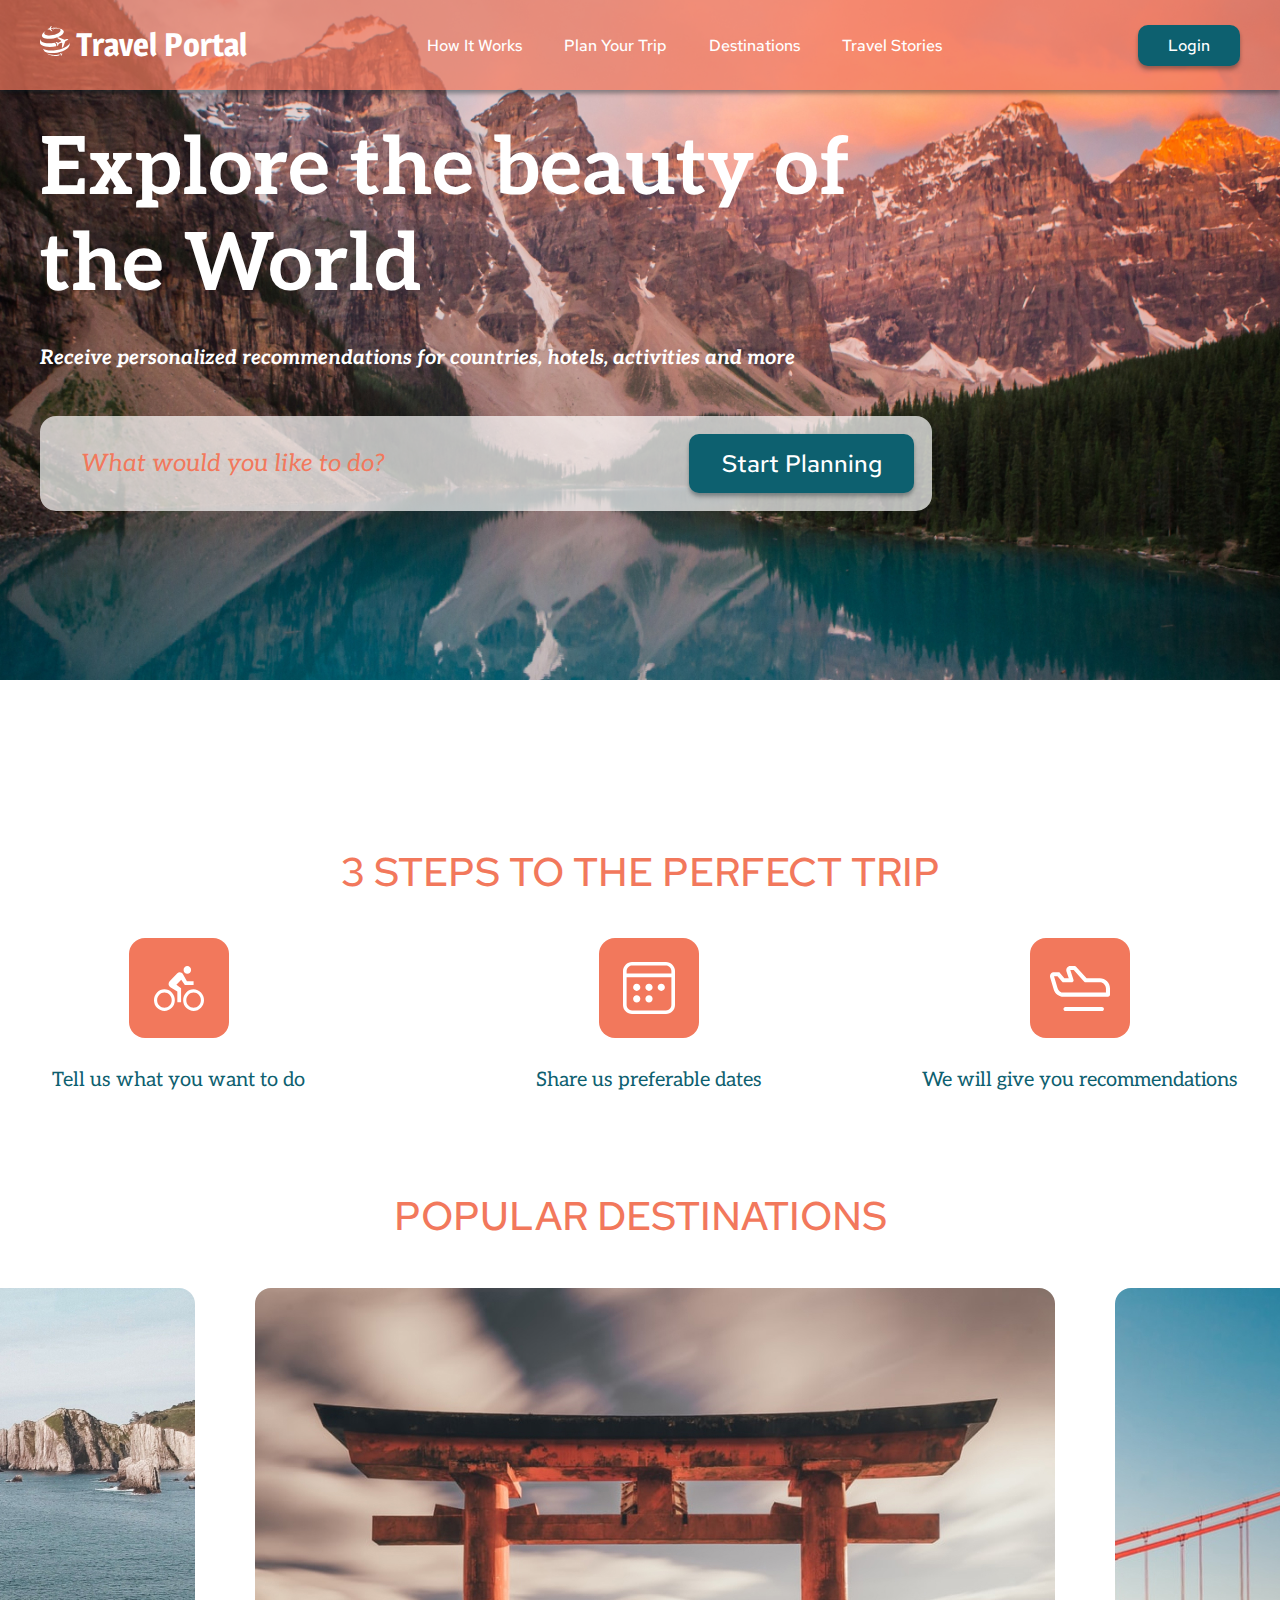
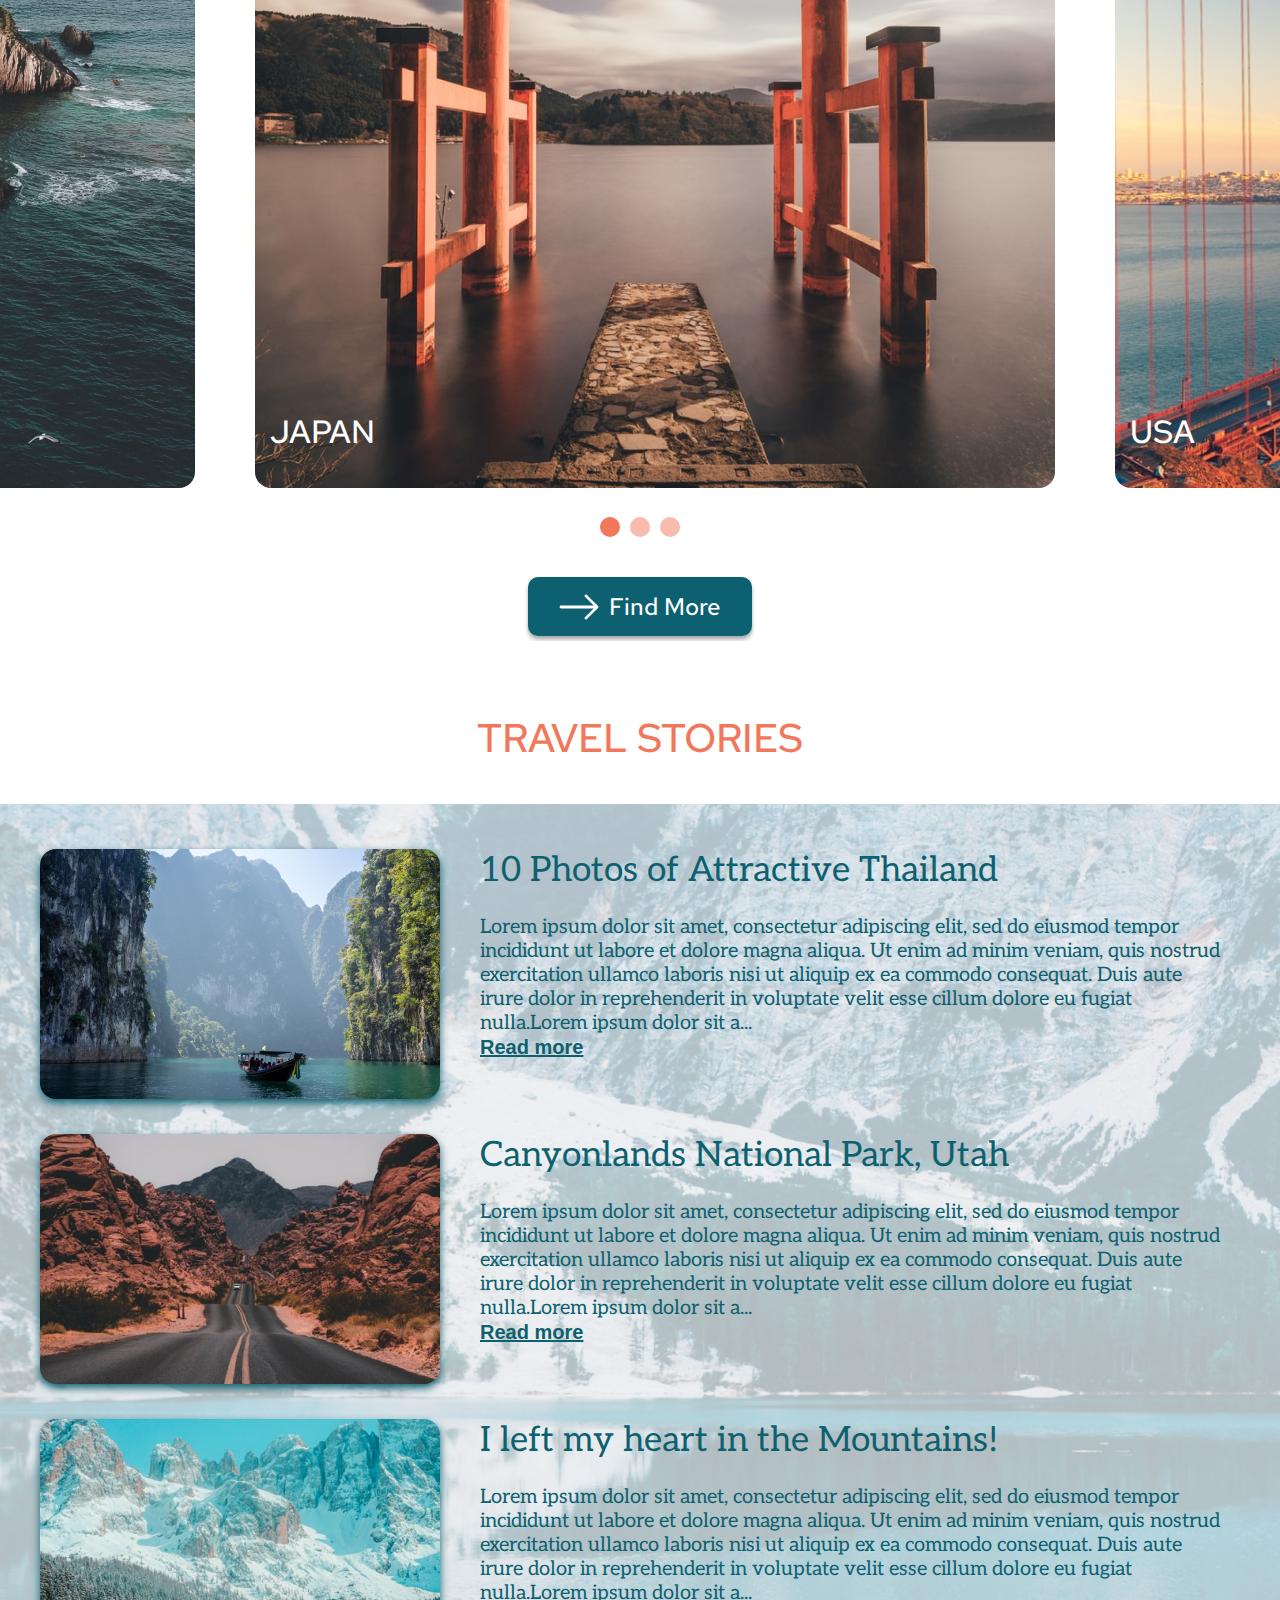
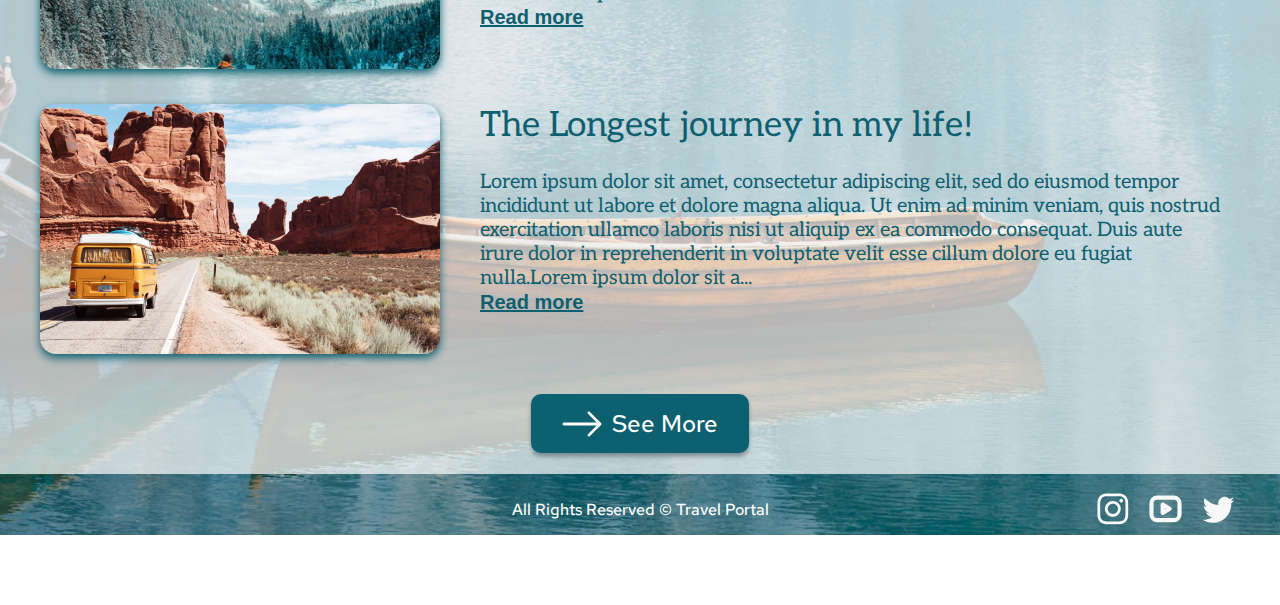
<file: index.html>
<!DOCTYPE html>
<html lang="zxx">
<!-- lang zxx -->

<head>
  <meta charset="UTF-8">
  <meta http-equiv="X-UA-Compatible" content="IE=edge">
  <meta name="viewport" content="width=device-width, initial-scale=1.0">
  <link rel="shortcut icon" href="image/img/ico/logo.ico" type="image/x-icon">

  <link rel="stylesheet" href="style.css">
  <link rel="stylesheet" href="media.css">
  <link rel="preconnect" href="https://fonts.googleapis.com">
  <link rel="preconnect" href="https://fonts.gstatic.com" crossorigin>
  <link
    href="https://fonts.googleapis.com/css2?family=Aleo:wght@400;700&family=Magra:wght@700&family=Red+Hat+Text:wght@400;500&display=swap"
    rel="stylesheet">
  <title>Travel</title>
</head>

<body>

  <div class="wrapper">

    <header class="header">
      <div class="container header__container">
        <div class="logo">
          <img class="logo__img" src="image/img/svg/logo.svg" alt="logo">
          <h1 class="logo__text">Travel Portal </h1>
        </div>
        <nav class="header__menu">
          <ul class="header__list">
            <li class="header__item">
              <a class="header__link" href="#">How It Works</a>
            </li>
            <li class="header__item">
              <a class="header__link" href="#">Plan Your Trip</a>
            </li>
            <li class="header__item">
              <a class="header__link" href="#">Destinations</a>
            </li>
            <li class="header__item">
              <a class="header__link" href="#">Travel Stories</a>
            </li>
          </ul>
        </nav>
        <div class="header__btn">
          <button class="btn btn__login">
            <span class="btn__login__text">Login</span>
          </button>
        </div>
        <div class="header__burger-menu">
          <img class="header__burger-btn" src="image/img/svg/burgermenu.svg" alt="menuburger">
        </div>
        <div class="menu__container">
          <div class="menu menu--active">
            <img class="menu__btn-close" src="image/img/svg/btn-close.svg" alt="close">
            <nav class="menu__burger">
              <ul class="menu__list">
                <li class="menu__item">
                  <a href="#" class="menu__link">How It Works</a>
                </li>
                <li class="menu__item">
                  <a href="#plan" class="menu__link">Plan Your Trip</a>
                </li>
                <li class="menu__item">
                  <a href="#destinations" class="menu__link">Destinations</a>
                </li>
                <li class="menu__item">
                  <a href="#stories" class="menu__link">Travel Stories</a>
                </li>
                <li class="menu__item ">
                  <a href="#" class="menu__link menu__link__account">Account</a>
                </li>
                <li class="menu__item">
                  <a href="#media" class="menu__link">Social Media</a>
                </li>
              </ul>
            </nav>
          </div>
        </div>
      </div>

      <div class="dark__theme sign-pop-up ">
        <div class=" sign-pop-up__container">
          <div class="sign-pop-up__login">
            <h4 class="sign-pop-up__login-title">
              Log in to your account
            </h4>

            <div class="sign-pop-up__media_btns">
              <button class="sign-pop-up__btn-facebook sign-pop-up__media-btn">
                <img class="sign-pop-up__btn-facebook-img" src="image/img/svg/logo-facebook.svg" alt="logo-facebook">
                <p class="sign-pop-up__btn-facebook-text"> Sign In with Facebook
                </p>
              </button>

              <button class="sign-pop-up__btn-google sign-pop-up__media-btn">
                <img class="sign-pop-up__btn-google-img" src="image/img/svg/logo-google.svg" alt="logo-google">
                <span class="sign-pop-up__btn-google-text">
                  Sign In with Google
                </span>
              </button>
            </div>


          </div>
          <div class="sign-pop-up__line">
            <div class="sign-pop-up__line-left">

            </div>
            <p class="sign-pop-up__line-text">
              or
            </p>
            <div class="sign-pop-up__line-right">

            </div>
          </div>

          <form action="" class="sign-pop-up__form">
            <label class="sign-pop-up__email">
              <span class="sign-pop-up__email-text"> E-mail </span>
              <input class="sign-pop-up__email-input" type="email" required>
            </label>
            <label class="sign-pop-up__password">
              <span class="sign-pop-up__password-text"> Password </span>
              <input class="sign-pop-up__password-input" type="password" name="password" minlength="8" required>
            </label>


            <button class="sign-pop-up__sigh-in" type="submit">
              <span class="sign-pop-up__sigh-in-text">Sign In</span>
            </button>
          </form>
          <div class="sign-pop-up__forgot">
            <a href="#" class="sign-pop-up__forgot-password">Forgot Your Password?</a>
          </div>

          <span class="sign-pop-up__line-down"></span>

          <span class="sign-pop-up__registration">
            Don't have an account?
            <a href="#" class="sign-pop-up__registration-link">Register</a>
          </span>
        </div>
      </div>

      <div class="login-pop-up">
        <div class="login-pop-up__container">
          <h4 class="login-pop-up__title">
            Create account
          </h4>
  
          <form action="" class="login-pop-up__form">
            <label class="login-pop-up__email">
              <span class="login-pop-up__email-text"> E-mail </span>
              <input class="login-pop-up__email-input" type="email" required>
            </label>
            <label class="login-pop-up__password">
              <span class="login-pop-up__password-text"> Password </span>
              <input class="login-pop-up__password-input" type="password" name="password" minlength="8" required>
            </label>

            <button class="login-pop-up__sigh-in" type="submit">
              <span class="login-pop-up__sigh-in-text">Sign In</span>
            </button>
          </form>
  
          <span class="login-pop-up__line-down"></span>
  
          <span class="login-pop-up__registration">
            Already have an account?
            <a href="#" class="login-pop-up__registration-link"> Log in</a>
          </span>
        </div>
      </div>
    </header>




    <main class="main">
      <h1 class="title">Explore the beauty of the World</h1>
      <section class="preview">
        <img class="preview__background" src="image/img/jpg/background.jpg" alt="background">
        <img class="preview__background-mobile" src="image/img/jpg_mobile/background.jpg" alt="background_mobile">
        <div class="container preview__container">
          <h3 class="preview__description">Receive personalized recommendations for countries, hotels, activities and
            more
          </h3>
          <form class="preview__form">
            <input class="preview__input" required placeholder="What would you like to do?" type="text" name="search">
            <button class="btn btn__search" type="submit">
              <span class="btn__search-text">
                Start Planning
              </span>
            </button>
          </form>
        </div>
      </section>
      <section class="steps" id="plan">
        <div class="container steps__container">
          <h2 class="subtitle steps__subtitle">3 STEPS TO THE PERFECT TRIP</h2>
          <div class="steps__items">
            <a class="steps__item steps__item-tellus">
              <div class="steps__item__img">
                <img class="steps__img steps__img-bike" src="image/img/svg/bike.svg" alt="img_bike">
              </div>
              <p class="steps__item__text steps__item__text-tellus "> Tell us what you want to do</p>
            </a>
            <a class="steps__item steps__item-shareus">
              <div class="steps__item__img">
                <img class="steps__img steps__img-calc" src="image/img/svg/calc.svg" alt="img_calc">
              </div>
              <p class="steps__item__text steps__item__text-shareus"> Share us preferable dates </p>
            </a>
            <a class="steps__item steps__item-tellus-recommendation">
              <div class="steps__item__img steps__item__img-recommendation">
                <img class="steps__img steps__img-plane" src="image/img/svg/plane.svg" alt="img_plane">
              </div>
              <p class="steps__item__text steps__item__text-recommendation"> We will give you recommendations</p>
            </a>
          </div>
        </div>
      </section>
      <section class="destinations" id="destinations">
        <div class="container destinations__container">
          <h2 class="subtitle destinations__subtitle">
            POPULAR DESTINATIONS
          </h2>

          <div class="destinations__slider">
            <div class="destinations__slider-container">
              <div class="destinations__items">

                <button class="destinations__arrow-left">
                  <img src="image/img/svg/arrow-slider.svg" alt="">
                </button>
                <button class="destinations__arrow-right">
                  <img src="image/img/svg/arrow-slider.svg" alt="">
                </button>

                <div class="destinations__item destination__item-left-unactive">
                  <picture class="destinations__img">
                    <source media="(max-width: 391px)" srcset="image/img/jpg_mobile/usa.jpg">
                    <source media="(max-width: 1080px)" srcset="image/img/jpg__averadge/destinations_usa.jpg">
                    <source media="(min-width: 1440px)" srcset="image/img/jpg/destinations_usa.jpg">
                    
          
                    <img src="image/img/jpg/destinations_usa.jpg" alt="usa" style="  border-radius: 16px; ">
                  </picture>
                  <p class="destinations__item-title">Usa</p>
                </div>


                <div class="destinations__item destination__item-left destinations__item--active">
                  <picture class="destinations__img">
                    <source media="(max-width: 391px)" srcset="image/img/jpg_mobile/spain.jpg">
                    <source media="(max-width: 1080px)" srcset="image/img/jpg__averadge/destinations_spain.jpg">
                    <source media="(min-width: 1440px)" srcset="image/img/jpg/destinations_spain.jpg">
  
                  
                    <img src="image/img/jpg/destinations_spain.jpg" alt="spain" style="  border-radius: 16px;">
                  </picture>
                  <p class="destinations__item-title">Spain</p>
                </div>

                <div class="destinations__item destination__item-center">
                  <picture class="destinations__img">
                    <source media="(max-width: 391px)" srcset="image/img/jpg_mobile/japan.jpg">
                    <source media="(max-width: 1080px)" srcset="image/img/jpg__averadge/destinations_japan.jpg">
                    <source media="(min-width: 1440px)" srcset="image/img/jpg/destinations_japan.jpg">
                    <img src="image/img/jpg/destinations_japan.jpg" alt="japan" style="  border-radius: 16px;">
                  </picture>
                  <p class="destinations__item-title">Japan</p>
                </div>

                <div class="destinations__item destination__item-right">
                  <picture class="destinations__img">
                    <source media="(max-width: 391px)" srcset="image/img/jpg_mobile/usa.jpg">
                    <source media="(max-width: 1080px)" srcset="image/img/jpg__averadge/destinations_usa.jpg">
                    <source media="(min-width: 1440px)" srcset="image/img/jpg/destinations_usa.jpg">
                    <img src="image/img/jpg/destinations_usa.jpg" alt="usa" style="  border-radius: 16px; ">
                  </picture>
                  <p class="destinations__item-title">Usa</p>
                </div>

                <div class="destinations__item destination__item-right-unactive">
                  <picture class="destinations__img">
                    <source media="(max-width: 391px)" srcset="image/img/jpg_mobile/spain.jpg">
                    <source media="(max-width: 1080px)" srcset="image/img/jpg__averadge/destinations_usa.jpg">
                    <source media="(min-width: 1440px)" srcset="image/img/jpg/destinations_spain.jpg">
                    <img src="image/img/jpg/destinations_spain.jpg" alt="spain" style="  border-radius: 16px;">
                  </picture>
                  <p class="destinations__item-title">Spain</p>
                </div>

               

              </div>

            

              <ul class="destinations__dots">
                <li class="destinations__dot">
                  <button class="destinations__dot-btn  dot__first destinations__dot-btn--active  ">
                  </button>
                </li>
                <li class="destinations__dot ">
                  <button class="destinations__dot-btn dot__second ">
                  </button>
                </li>
                <li class="destinations__dot ">
                  <button class="destinations__dot-btn dot__third">
                  </button>
                </li>
              </ul>

              <!-- <button class="destinations__control-right destinations__control-right--unactive">
                <img class="destinations__arrow-right-img destinations__arrow-right-img-unactive" src="image/img/svg/arrow-slider.svg" alt="arrow-right" >
              </button>
              <button class="destinations__control-left destinations__control-left--unactive">
                <img class="destinations__arrow-left-img destinations__arrow-left-img-unactive" src="image/img/svg/arrow-slider.svg" alt="arrow-left" >
              </button> -->

              
              <button class="btn__aroww btn destinations__btn">
                <img class="btn__arroww-img" src="image/img/svg/arrow.svg" alt="arrow">
                <span class="btn-aroww-text">Find More</span>
              </button>
            </div>
          </div>


        </div>
      </section>
      <section class="stories" id="stories">
        <div class="container stories__container">
          <h2 class="subtitle stories__subtitle">TRAVEL STORIES</h2>
          <!-- <img  class="stories__background" src="image/img/jpg/stories__bckgrnd.jpg" alt="background"> -->
          <div class="stories__items ">
            <div class="stories__items-background">
              <div class="stories__items__wrapper">
                <div class="stories__item">
                  <picture class="stories__item__img">
                    <source media="(width: 1440px)" srcset="image/img/jpg/stories_thailand.jpg">
                    <source media="(max-width: 391px)" srcset="image/img/jpg_mobile/stories_thailand.jpg">
                    <img src="image/img/jpg/stories_thailand.jpg" alt="photo__thailand" style="  border-radius: 16px; ">
                  </picture>
                  <div class="stories__description">
                    <p class="stories__description-title">
                      10 Photos of Attractive Thailand
                    </p>
                    <p class="stories__description-text" lang="zxx">
                      Lorem ipsum dolor sit amet, consectetur adipiscing elit, sed do eiusmod tempor incididunt ut
                      labore
                      et dolore magna aliqua. Ut enim ad minim veniam, quis nostrud exercitation ullamco laboris nisi ut
                      aliquip ex ea commodo consequat. Duis aute irure dolor in reprehenderit in voluptate velit esse
                      cillum dolore eu fugiat nulla.Lorem ipsum dolor sit a...
                    </p>
                    <button class="stories__description__btn">
                      <span class="stories__description__btn-text"> Read more</span>
                    </button>
                  </div>
                </div>
                <div class="stories__item">
                  <picture class="stories__item__img">
                    <source media="(width: 1440px)" srcset="image/img/jpg/stories_canyon.jpg">
                    <source media="(max-width: 391px)" srcset="image\img\jpg_mobile\stories_jorneys.jpg">
                    <img src="image/img/jpg/stories_canyon.jpg" alt="photo__canyon" style="  border-radius: 16px; ">
                  </picture>
                  <div class="stories__description">
                    <p class="stories__description-title">
                      Canyonlands National Park, Utah
                    </p>
                    <p class="stories__description-text" lang="zxx">
                      Lorem ipsum dolor sit amet, consectetur adipiscing elit, sed do eiusmod tempor incididunt ut
                      labore
                      et dolore magna aliqua. Ut enim ad minim veniam, quis nostrud exercitation ullamco laboris nisi ut
                      aliquip ex ea commodo consequat. Duis aute irure dolor in reprehenderit in voluptate velit esse
                      cillum dolore eu fugiat nulla.Lorem ipsum dolor sit a...
                    </p>
                    <button class="stories__description__btn">
                      <span class="stories__description__btn-text"> Read more</span>
                    </button>
                  </div>
                </div>
                <div class="stories__item">
                  <picture class="stories__item__img">
                    <source media="(width: 1440px)" srcset="image/img/jpg/stories_mountain.jpg">
                    <source media="(max-width: 391px)" srcset="image\img\jpg_mobile\stories_mountains.jpg">
                    <img src="image/img/jpg/stories_mountain.jpg" alt="photo__mountain" style=" border-radius: 16px; ">
                  </picture>
                  <div class="stories__description">
                    <p class="stories__description-title">
                      I left my heart in the Mountains!
                    </p>
                    <p class="stories__description-text" lang="zxx">
                      Lorem ipsum dolor sit amet, consectetur adipiscing elit, sed do eiusmod tempor incididunt ut
                      labore
                      et dolore magna aliqua. Ut enim ad minim veniam, quis nostrud exercitation ullamco laboris nisi ut
                      aliquip ex ea commodo consequat. Duis aute irure dolor in reprehenderit in voluptate velit esse
                      cillum dolore eu fugiat nulla.Lorem ipsum dolor sit a...
                    </p>
                    <button class="stories__description__btn">
                      <span class="stories__description__btn-text"> Read more</span>
                    </button>
                  </div>
                </div>
                <div class="stories__item">
                  <picture class="stories__item__img">
                    <source media="(width: 1440px)" srcset="image/img/jpg/stories_jorney.jpg">
                    <source media="(max-width: 391px)" srcset="image\img\jpg_mobile\stories_canyon.jpg">
                    <img src="image/img/jpg/stories_jorney.jpg" alt="photo__jorneys" style=" border-radius: 16px; ">
                  </picture>
                  <div class="stories__description">
                    <p class="stories__description-title">
                      The Longest journey in my life!
                    </p>
                    <p class="stories__description-text" lang="zxx">
                      Lorem ipsum dolor sit amet, consectetur adipiscing elit, sed do eiusmod tempor incididunt ut
                      labore
                      et dolore magna aliqua. Ut enim ad minim veniam, quis nostrud exercitation ullamco laboris nisi ut
                      aliquip ex ea commodo consequat. Duis aute irure dolor in reprehenderit in voluptate velit esse
                      cillum dolore eu fugiat nulla.Lorem ipsum dolor sit a...
                    </p>
                    <button class="stories__description__btn">
                      <span class="stories__description__btn-text"> Read more</span>
                    </button>
                  </div>
                </div>
              </div>
              <button class="btn__aroww btn stories__btn">
                <img class="btn__arroww-img" src="image/img/svg/arrow.svg" alt="arrow">
                <span class="btn-aroww-text">see more</span>
              </button>
            </div>
          </div>
        </div>
      </section>
    </main>
    <footer class="footer" id="media">
      <div class="container footer__container">
        <p class="footer__label">
          All Rights Reserved © Travel Portal
        </p>
        <nav class="footer__nav">
          <ul class="footer__items">
            <li class="footer__item">
              <a href="https://rs.school/js-stage0/" class="footer__link">
                <img class="footer__img" src="image/img/svg/instagram.svg" alt="instagram-link">
              </a>
            </li>
            <li class="footer__item">
              <a href="https://github.com/talerqa/" class="footer__link">
                <img class="footer__img" src="image/img/svg/youtube.svg" alt="youtube-link">
              </a>
            </li>
            <li class="footer__item">
              <a href="https://rs.school/js-stage0/ " class="footer__link">
                <img class="footer__img" src="image/img/svg/twitter.svg" alt="twitter-link">
              </a>
            </li>
          </ul>
        </nav>
      </div>
    </footer>
  </div>



  <script src="index.js"></script>
</body>




</html>
</file>
<file: style.css>
html {
  scroll-behavior: smooth;

}

* {
  padding: 0;
  margin: 0;
  border: 0;
}

*,
*:before,
*:after {
  -webkit-box-sizing: border-box;
  box-sizing: border-box;
}

li {
  list-style-type: none;
}

a {
  text-decoration: none;
}

body {
  margin: 0 auto;
  max-width: 1440px;
  font-family: 'Aleo', serif;

  /* max-height: 100vh; */
}

/* .dark__theme {
  box-shadow: 0 0 0 9999px rgba(0,0,0, 0.3);
  /* position: absolute; */
/* 
  width: 100%;
  top: 0;
  left: 0;
  right: 0;
  z-index: 10;
  background-color: rgba(0, 0, 0, 0.5); */


.container {
  margin: 0 auto;
  max-width: 1200px;
}


/* header */

.header {
  margin: 0 auto;
  max-width: 1440px;
  background: rgba(242, 120, 92, 0.7);
  box-shadow: 0px 4px 4px rgba(0, 0, 0, 0.25), 0px 2px 3px rgba(13, 96, 111, 0.16);

}

.header__container {
  display: flex;

}

.logo {
  display: flex;
  flex: auto;
}

.logo__img {
  padding-top: 26px;
  padding-bottom: 34px;
  cursor: pointer;
}

.logo__text {
  font-family: 'Magra', sans-serif;
  font-style: normal;
  font-weight: 600;
  font-size: 32px;
  line-height: 39px;
  color: #fff;
  padding-top: 25px;
  padding-left: 6px;

}

.header__menu {
  padding-left: 158px;
  padding-right: 196px;
}

.header__list {
  display: flex;
  box-sizing: border-box;

}

.header__item:not(:last-child) {
  margin-right: 42px;

}

.header__item {
  padding-top: 35px;
  padding-bottom: 34px;
}

.header__link {
  font-family: 'Red Hat Text';
  font-style: normal;
  font-weight: 500;
  font-size: 16px;
  line-height: 21px;
  color: #FFFFFF;
  display: inline-block;
  transition: all 0.2s ease-in-out;
}

.header__link:hover {
  color: #0D606F;
}

.header__link:active {
  transform: translateY(3px);
  color: #0D606F;
}

.header__burger-menu {
  display: none;
}

.menu {
  display: none;
}

.btn {
  background: #0D606F;
  box-shadow: 0px 4px 4px rgba(0, 0, 0, 0.25), 0px 2px 3px rgba(13, 96, 111, 0.16);
  border-radius: 10px;
  font-family: 'Red Hat Text';
  font-style: normal;
  font-weight: 500;
  font-size: 16px;
  line-height: 21px;
  color: #FFFFFF;
  cursor: pointer;
  transition: all 0.2s ease-in-out;
}

.header__btn {
  padding-top: 25px;
  padding-bottom: 20px;
}

.btn:hover {
  box-shadow: 3px 3px 3px rgb(15, 8, 8);
  transform: translate(-2px, -2px);
}

.btn:active {
  transform: translate(0px, 0px);
  box-shadow: none;
}


.btn__login {
  padding: 10px 30px;
}

.btn__login__text {
  color: #FFFFFF
}


/* main */

.preview__background {
  position: absolute;
  top: 0px;
  left: 50%;
  right: 50%;
  transform: translate(-50%, 0%);
  z-index: -10;
  max-width: 100%;
  height: auto;
}

/* Preview */

.preview__container {
  padding-top: 32px;
  padding-right: 308px;
}

.title {
  max-width: 1200px;
  margin: 0 auto;
  padding-right: 308px;
  padding-top: 32px;
  font-family: 'Aleo';
  font-style: normal;
  font-weight: 700;
  font-size: 80px;
  line-height: 96px;
  color: #FFFFFF;
}

.preview__description {
  /* padding-top: 30px; */
  font-style: italic;
  font-weight: 700;
  font-size: 20px;
  line-height: 24px;
  color: #FFFFFF;
}

.preview__form {
  display: flex;
  justify-content: space-between;
  margin-top: 46px;
  background: rgba(255, 255, 255, 0.7);
  border-radius: 16px;

}

.btn__search {
  margin: 18px 18px 18px 0px;
}

.btn__search-text {
  padding: 13.5px 32.5px;
  display: block;
  font-family: 'Red Hat Text';
  font-style: normal;
  font-weight: 500;
  font-size: 24px;
  line-height: 32px;
}

.preview__input {
  background: transparent;
  padding-top: 0px;
  width: 560px;
}

.preview__input::placeholder {
  font-family: 'Aleo', serif;
  font-style: italic;
  font-weight: 400;
  font-size: 24px;
  line-height: 29px;
  color: #F2785C;
  padding-right: 45px;
}

.preview__input[type="text"] {
  font-family: 'Aleo', serif;
  padding-left: 41px;
  color: #F2785C;
  font-size: 24px;
}

.preview__background-mobile {
  display: none;
}

/* steps */

.subtitle {
  font-family: 'Red Hat Text';
  font-style: normal;
  font-weight: 500;
  font-size: 40px;
  line-height: 53px;
  color: #F2785C;
}

.steps__subtitle {
  text-align: center;
  text-transform: uppercase;
}


.steps {
  margin-top: 334px;
}

.steps__items {
  display: flex;
  padding-left: 12px;
  /* justify-content: space-between; */
}

.steps__item {
  display: block;
  padding-top: 40px;
  background-color: transparent;
  cursor: pointer;
}

.steps__item-tellus {
  padding-right: 231px;
}

.steps__item-shareus {
  padding-right: 160px;
}

.steps__item__img {
  background: #F2785C;
  border-radius: 16px;
  width: 100px;
  height: 100px;
  display: flex;
  align-items: center;
  justify-content: center;
  margin: 0 auto;

}

.steps__item__text {
  padding-top: 30px;
  font-style: normal;
  font-weight: 400;
  font-size: 20px;
  line-height: 24px;
  color: #0D606F;
}

/* destinations */

.destinations {
  margin-top: 97px;
}

.destinations__container {
  max-width: 1440px;
  margin: 0 auto;

}

.destinations__subtitle {
  text-align: center;
  text-transform: uppercase;
}

.destinations__slider {
  margin-top: 46px;
}

.destinations__slider-container {
  overflow: hidden;
}

.destinations__items {
  display: flex;
  justify-content: center;
  /* Пересмотреть флекс и ордер => в макете */
  flex-grow: 0;
}

.destinations__item {
  position: relative;
  top: 0;
  transition: all 500ms ease;
  cursor: pointer;

}

.destinations__item:not(:last-child) {
  margin-right: 60px;
}

.destinations__img {
  border-radius: 16px;
}

.destinations__item-title {
  position: absolute;
  font-family: 'Red Hat Text';
  font-style: normal;
  font-weight: 500;
  font-size: 32px;
  line-height: 42px;
  color: #FFFFFF;
  bottom: 40px;
  left: 15px;
  text-transform: uppercase
}

.destinations__dots {
  margin-top: 24px;
  display: flex;
  justify-content: center;
}

.destinations__dot-btn {
  width: 20px;
  height: 20px;
  background: rgba(242, 120, 92, 0.5);
  border-radius: 50%;
  cursor: pointer;
}

.destinations__dot:not(:last-child) {
  margin-right: 10px;
}

.destinations__dot-btn--active {
  background: #F2785C;
}


/* .destinations__control-right, .destinations__control-left {
  display: none;
} */



/* STORIES */


.stories {
  margin-top: 70px;
}

.stories__container {
  max-width: 1440px;
  margin: 0 auto;
  overflow: hidden;
}

.stories__subtitle {
  text-align: center;
}

.stories__background {
  margin-top: 50px;
}

.stories__items {
  background: url(image/img/jpg/stories__bckgrnd.jpg) top center/ cover no-repeat;
  height: 1331px;
  margin-top: 45px;
  position: relative;
  top: -5px;
  z-index: 0;
}

.stories__items::after {
  content: "";
  background: rgba(255, 255, 255, 0.7);
  height: 1270px;
  width: 14450px;
  position: absolute;
  top: 0;
  z-index: -1;
}

.stories__items__wrapper {
  max-width: 1200px;
  margin: 0 auto;
  display: flex;
  flex-direction: column;
  padding-top: 45px;
}

.stories__item {
  display: flex;
}

.stories__item__img {
  border-radius: 16px;
  filter: drop-shadow(0px 4px 4px #0D606F);
}

.stories__item:not(:last-child) {
  margin-bottom: 30px;
}

.stories__item__img {
  margin-right: 40px;
}

.stories__description-title {
  font-style: normal;
  font-weight: 400;
  font-size: 35px;
  line-height: 42px;
  color: #0D606F;
}

.stories__description-text {
  padding-top: 24px;
  padding-right: 20px;
  font-style: normal;
  font-weight: 400;
  font-size: 20px;
  line-height: 24px;
  color: #0D606F;
}

.stories__description__btn {
  background-color: transparent;

}

.stories__description__btn-text {
  font-style: normal;
  font-weight: 700;
  font-size: 20px;
  line-height: 24px;
  text-decoration-line: underline;
  color: #0D606F;
  cursor: pointer;
}


.btn__aroww {
  display: flex;
  margin-left: auto;
  margin-right: auto;
  margin-top: 35px;
  margin-bottom: 5px;
  cursor: pointer;

}

.btn__arroww-img {
  display: block;
  margin: 9.5px 0px 9.5px 31px;
  width: 40px;
  height: 40px;
  cursor: pointer;
}

.btn-aroww-text {
  display: block;
  margin: 13.5px 31px 13.5px 10px;
  font-family: 'Red Hat Text';
  font-style: normal;
  font-weight: 500;
  font-size: 24px;
  line-height: 32px;
  text-transform: capitalize;
}

/* footer */

.footer {
  position: relative;
  top: -61px;
}

.footer__container {
  display: flex;
  justify-content: flex-end;
}

.footer__label {
  position: relative;
  padding-right: 328px;
  margin-top: 20px;
  font-family: 'Red Hat Text';
  font-style: normal;
  font-weight: 500;
  font-size: 16px;
  line-height: 21px;
  color: #FFFFFF;
  text-align: center;
}

.footer__nav {
  padding-top: 14px;
  padding-bottom: 14px;
  padding-right: 5px;
}

.footer__items {
  display: flex;
  justify-content: center;
  align-items: center;
}

.footer__item:not(:last-child) {
  margin-right: 20px;
}

.footer__img:hover {
  filter: brightness(10%);
}


/* POPUP */


.sign-pop-up {
  margin: 0 auto;
  position: absolute;
  visibility: hidden;
  top: -250px;
  left: 50%;
  right: 50%;
  transform: translate(-50%, -50%);
  width: 650px;
  background: linear-gradient(177.09deg, #FFFFFF 6.15%, #0D606F 202.69%);
  box-shadow: 0 0 0 9999px rgba(0, 0, 0, 0.3);
  border-radius: 16px;
  transition: all 700ms linear;

}

.sign-pop-up--active {
  z-index: 1;
  visibility: visible;
  top: 350px;
  transition: all 700ms linear;

}

.sign-pop-up__container {
  width: 86%;
  margin: 0 auto;

}

.sign-pop-up__login {
  padding-top: 25px;
  padding-bottom: 30px;
}

.sign-pop-up__login-title {
  font-style: normal;
  font-weight: 700;
  font-size: 32px;
  line-height: 38px;
  text-align: center;
  color: #0D606F;
}

.sign-pop-up__media_btns {
  padding-top: 30px;
  display: flex;
  justify-content: center;
  align-items: center;
  flex-direction: column;
}

.sign-pop-up__media-btn:not(:last-child) {
  margin-bottom: 20px;
}

.sign-pop-up__media-btn {
  cursor: pointer;
}

.sign-pop-up__btn-facebook {
  width: 100%;
  background: #1877F2;
  box-shadow: 0px 0px 3px rgba(13, 96, 111, 0.08), 0px 2px 3px rgba(13, 96, 111, 0.16);
  border-radius: 10px;
  display: flex;
  justify-content: center;
}

.sign-pop-up__btn-facebook-img {
  padding-top: 16px;
  padding-bottom: 16px
}

.sign-pop-up__btn-facebook-text {
  padding-top: 15px;
  padding-bottom: 15px;
  padding-left: 15px;
  font-family: 'Red Hat Text';
  font-style: normal;
  font-weight: 400;
  font-size: 20px;
  line-height: 26px;
  color: #FFFFFF;
}

.sign-pop-up__btn-google {
  width: 100%;
  background: #FFFFFF;
  box-shadow: 0px 0px 3px rgba(13, 96, 111, 0.08), 0px 2px 3px rgba(13, 96, 111, 0.16);
  border-radius: 10px;
  display: flex;
  justify-content: center;
}

.sign-pop-up__btn-google-img {
  padding-top: 16.5px;
  padding-bottom: 16.5px
}

.sign-pop-up__btn-google-text {
  padding-top: 15px;
  padding-bottom: 15px;
  padding-left: 15px;
  font-family: 'Red Hat Text';
  font-style: normal;
  font-weight: 400;
  font-size: 20px;
  line-height: 26px;
  color: #0D606F;
}

.sign-pop-up__line {
  display: flex;
  justify-content: center;
  align-items: center;
}

.sign-pop-up__line-left {
  width: 100%;
  height: 1px;
  background: rgba(13, 96, 111, 0.5);

}

.sign-pop-up__line-right {
  width: 100%;
  height: 1px;
  background: rgba(13, 96, 111, 0.5);
  ;
}

.sign-pop-up__line-text {
  color: rgba(13, 96, 111, 0.5);
  font-style: normal;
  font-weight: 700;
  font-size: 20px;
  line-height: 24px;
  padding-left: 9px;
  padding-right: 9px;
}

.sign-pop-up__form {
  padding-top: 10px;
}

.sign-pop-up__email {
  display: flex;
  flex-direction: column;
}

.sign-pop-up__email-text {
  font-style: normal;
  font-weight: 400;
  font-size: 16px;
  line-height: 19px;
  color: #0D606F;
}

.sign-pop-up__email-input {
  margin-top: 5px;
  padding-left: 20px;
  background: #FFFFFF;
  box-shadow: inset 0px 0px 3px rgba(13, 96, 111, 0.08), inset 0px 2px 3px rgba(13, 96, 111, 0.16);
  border-radius: 10px;
  height: 54px;
}


.sign-pop-up__password {
  display: flex;
  flex-direction: column;
  padding-top: 20px;
}

.sign-pop-up__password-text {
  font-family: 'Aleo';
  font-style: normal;
  font-weight: 400;
  font-size: 16px;
  line-height: 19px;
  color: #0D606F;
}

.sign-pop-up__password-input {
  margin-top: 5px;
  padding-left: 20px;

  background: #FFFFFF;
  box-shadow: inset 0px 0px 3px rgba(13, 96, 111, 0.08), inset 0px 2px 3px rgba(13, 96, 111, 0.16);
  border-radius: 10px;
  height: 54px;
}


.sign-pop-up__sigh-in {
  margin-top: 25px;
  display: block;
  background: #0D606F;
  box-shadow: 0px 0px 3px rgba(13, 96, 111, 0.08), 0px 2px 3px rgba(13, 96, 111, 0.16);
  border-radius: 10px;
  height: 54px;
  width: 100%;
  cursor: pointer;
}

.sign-pop-up__sigh-in-text {
  font-family: 'Red Hat Text';
  font-style: normal;
  font-weight: 400;
  font-size: 20px;
  line-height: 26px;
  color: #FFFFFF;
}

.sign-pop-up__forgot {
  margin: 10px auto 0 auto;
}

.sign-pop-up__forgot-password {
  display: block;
  font-family: 'Aleo';
  font-style: normal;
  font-weight: 700;
  font-size: 15px;
  line-height: 18px;
  text-align: center;
  text-decoration-line: underline;
  color: #0D606F;
  text-shadow: 0px 2px 3px rgba(255, 255, 255, 0.16);
}


.sign-pop-up__line-down {
  display: block;
  margin-top: 26px;
  width: 100%;
  height: 1px;
  background: rgba(13, 96, 111, 0.5);
}

.sign-pop-up__registration {
  display: block;
  margin: 20px 0px 23px 0px;
  font-family: 'Aleo';
  font-style: normal;
  font-weight: 700;
  font-size: 15px;
  line-height: 18px;
  color: rgba(13, 96, 111, 0.5);
  text-shadow: 0px 2px 3px rgba(255, 255, 255, 0.16);
  text-align: center;
}

.sign-pop-up__registration-link {
  font-family: 'Aleo';
  font-style: normal;
  font-weight: 700;
  font-size: 15px;
  line-height: 18px;
  text-decoration-line: underline;
  color: #0D606F;
  text-shadow: 0px 2px 3px rgba(255, 255, 255, 0.16);
}

/* login popup */


.login-pop-up {
  margin: 0 auto;
  width: 650px;
  background: linear-gradient(177.09deg, #FFFFFF 6.15%, #0D606F 202.69%);
  border-radius: 16px;
  position: absolute;
  visibility: hidden;
  top: -250px;
  left: 50%;
  right: 50%;
  transform: translate(-50%, -50%);
  transition: all 800ms linear;
}

.login-pop-up--active {
  z-index: 1;
  visibility: visible;
  top: 350px;
  transition: all 900ms linear;
  box-shadow: 0 0 0 9999px rgba(0, 0, 0, 0.3);
}

.login-pop-up__container {
  width: 86%;
  margin: 0 auto;
}

.login-pop-up__title {
  margin-top: 25px;
  font-style: normal;
  font-weight: 700;
  font-size: 32px;
  line-height: 38px;
  text-align: center;
  color: #0D606F;
}

.login-pop-up__form {
  padding-top: 30px;
}

.login-pop-up__email {
  display: flex;
  flex-direction: column;
}

.login-pop-up__email-text {
  font-style: normal;
  font-weight: 400;
  font-size: 16px;
  line-height: 19px;
  color: #0D606F;
}

.login-pop-up__email-input {
  margin-top: 5px;
  padding-left: 20px;
  background: #FFFFFF;
  box-shadow: inset 0px 0px 3px rgba(13, 96, 111, 0.08), inset 0px 2px 3px rgba(13, 96, 111, 0.16);
  border-radius: 10px;
  height: 54px;
}

.login-pop-up__password {
  display: flex;
  flex-direction: column;
  padding-top: 20px;
}

.login-pop-up__password-text {
  font-family: 'Aleo';
  font-style: normal;
  font-weight: 400;
  font-size: 16px;
  line-height: 19px;
  color: #0D606F;
}

.login-pop-up__password-input {
  margin-top: 5px;
  padding-left: 20px;

  background: #FFFFFF;
  box-shadow: inset 0px 0px 3px rgba(13, 96, 111, 0.08), inset 0px 2px 3px rgba(13, 96, 111, 0.16);
  border-radius: 10px;
  height: 54px;
}


.login-pop-up__sigh-in {
  margin-top: 25px;
  display: block;
  background: #0D606F;
  box-shadow: 0px 0px 3px rgba(13, 96, 111, 0.08), 0px 2px 3px rgba(13, 96, 111, 0.16);
  border-radius: 10px;
  height: 54px;
  width: 100%;
  cursor: pointer;
}

.login-pop-up__sigh-in-text {
  font-family: 'Red Hat Text';
  font-style: normal;
  font-weight: 400;
  font-size: 20px;
  line-height: 26px;
  color: #FFFFFF;
}

.login-pop-up__forgot {
  margin: 10px auto 0 auto;
}

.login-pop-up__forgot-password {
  display: block;
  font-family: 'Aleo';
  font-style: normal;
  font-weight: 700;
  font-size: 15px;
  line-height: 18px;
  text-align: center;
  text-decoration-line: underline;
  color: #0D606F;
  text-shadow: 0px 2px 3px rgba(255, 255, 255, 0.16);
}


.login-pop-up__line-down {
  display: block;
  margin-top: 26px;
  width: 100%;
  height: 1px;
  background: rgba(13, 96, 111, 0.5);
}

.login-pop-up__registration {
  display: block;
  padding: 20px 0px 23px 0px;
  font-family: 'Aleo';
  font-style: normal;
  font-weight: 700;
  font-size: 15px;
  line-height: 18px;
  color: rgba(13, 96, 111, 0.5);
  text-shadow: 0px 2px 3px rgba(255, 255, 255, 0.16);
  text-align: center;
}

.login-pop-up__registration-link {
  font-family: 'Aleo';
  font-style: normal;
  font-weight: 700;
  font-size: 15px;
  line-height: 18px;
  text-decoration-line: underline;
  color: #0D606F;
  text-shadow: 0px 2px 3px rgba(255, 255, 255, 0.16);
}


.item__right {
  transform: translateX(-105%);
}

.item__left {
  transform: translateX(110%);
}

.item__center {
  transform: translateX(0%);
}
</file>
<file: media.css>
@media (max-width: 1250px) {
  .title {
    padding-left: 5px;
  }

  .header__btn {
    padding-right: 5px;
  }

  .preview__container {
    padding-left: 5px;
  }

  .logo__img {
    padding-left: 5px;
  }

  .logo__text {
    padding-left: 0px;
  }

  .header__menu {
    padding-left: 50px;
    padding-right: 80px;
  }

  .stories__items__wrapper {
    padding-left: 5px;
  }

  /*  */
  .steps__items {
    padding-right: 12px;
    justify-content: space-between;
  }

  .steps__item-tellus,
  .steps__item-shareus {
    padding-right: 0px;
  }

  .steps__item-shareus {
    padding-right: 160px;
    transform: translateX(89px);
  }

  .steps {
    margin-top: 200px;
  }
}

@media (max-width: 1150px) {
  .title {
    padding-right: 184px;
    font-size: 70px;
  }

  .preview__container {
    padding-top: 32px;
    padding-right: 5px;
  }

  .steps {
    margin-top: 130px;
  }

  .destinations {
    margin-top: 30px;
  }

  .stories {
    margin-top: 20px;
  }
}

@media (max-width: 1080px) {
  .title {
    font-size: 58px;
    padding-right: 5px;
    text-align: center;
  }

  .header__item:not(:last-child) {
    margin-right: 23px;
  }

  .steps {
    margin-top: 180px;
  }

  .destinations {
    margin-top: 55px;
  }

  .preview__description {
    text-align: center;
  }

  .footer__label {
    padding-right: 280px;
  }
}

@media (max-width: 1020px) {
  .preview__container {
    padding-right: 5px;
  }

  .stories__items__wrapper {
    padding-top: 18px;
  }

  .stories {
    margin-top: 15px;
  }

  .steps {
    margin-top: 273px;
  }

  .steps__item-shareus {
    padding-right: 20px;
    transform: translateX(27px);
  }

  .stories__description-text {
    font-size: 16px;
  }

  .stories__description-title {
    font-size: 28px;
  }

  .stories__description__btn-text {
    font-size: 17px;
  }

  .footer__label {
    padding-right: 202px;
  }
}

@media (max-width: 910px) {
  .title {
    font-size: 50px;
  }

  .steps {
    margin-top: 103px;
  }

  .header__menu {
    padding-left: 47px;
    padding-right: 55px;
  }

  .btn__search {
    margin: 7px 5px 5px 0px;
  }
}

@media (max-width: 885px) {
  .header__menu {
    padding-left: 36px;
    padding-right: 41px;
  }

  .steps__item-shareus {
    padding-right: 35px;
  }
}

@media (max-width: 800px) {
  .logo__text {
    font-size: 17px;
  }

  .header__link {
    font-size: 14px;
  }

  .title {
    font-size: 38px;
    text-align: left;
    line-height: 36px;
  }

  .preview__container {
    padding-top: 12px;
  }

  .preview__description {
    font-size: 19px;
    text-align: left;
  }

  .preview__form {
    margin-top: 55px;
  }

  .preview__input {
    width: 360px;
  }

  .steps__item__text {
    text-align: center;
  }

  .stories__description-title {
    font-size: 19px;
  }
  .stories__description-text {
    padding-top: 0px;
  }

  .stories__description-text {
    font-size: 12px;
  }

  .footer__label {
    padding-right: 128px;
  }
  
  .destinations__item:not(:last-child) {
    margin-right: 30px;
}
}

@media (max-width: 391px) {
  /* Обратіть вніманіе */

  /* body {
    margin: 0 auto;
    max-width: 390px;
    font-family: 'Aleo', serif;
    max-height: 100vh;
  } */

  body {
    /* overflow-x: hidden; */
  }

  /* .dark__theme {
    position: absolute;
    z-index: 50;
    width: 390px;
    height: 216.5%;
    background-color: rgba(0, 0, 0, 0.5);
    transition: all 500ms ease-in;
  } */

  .header__menu,
  .logo__text,
  .header__list,
  .title,
  .header__btn {
    display: none;
  }

  .header {
    background: none;
    box-shadow: none;
  }

  .preview__description {
    display: none;
  }

  .logo {
    display: block;

    position: relative;
    z-index: 10;
  }

  .header__container {
    display: block;
  }

  .logo__img {
    padding: 0;
    margin-top: 45px;
    margin-left: 16px;
  }

  .header__burger-menu {
    cursor: pointer;
    position: absolute;
    z-index: 10;
    top: 0;
    left: 332px;
    margin-top: 45px;
    display: block;
  }

  .header__burger-btn {
    position: relative;
    margin-right: 0;
  }

  /* POPUP */

  .sign-pop-up {
    width: 340px;
    transform: translate(-45%, -45%);
  }

  .login-pop-up {
    width: 340px;
    transform: translate(-45%, -45%);
  }

  /* menu burger */

  .menu {
    position: absolute;
    z-index: 15;
    top: 0;
    height: 250px;
    transform: translateX(0px);
    border-radius: 10px;
    background-color: #f2785c;
    display: inline-block;
    transition: transform 900ms ease-in;
  }

  .menu--active {
    position: absolute;
    z-index: 15;
    top: 0;
    transform: translateX(227px);
    height: 250px;
    border-radius: 10px;
    background-color: #f2785c;
    display: none;
  }

  .menu__btn-close {
    display: block;
    cursor: pointer;
    padding: 8px;
  }

  .menu__burger {
    margin-right: 15px;
    margin-left: 44px;
  }

  .menu__list {
    display: flex;
    flex-direction: column;
    align-items: flex-end;
  }

  .menu__item:first-child {
    margin-top: 6px;
  }

  .menu__item:not(:last-child) {
    margin-bottom: 10px;
  }

  .menu__link {
    text-decoration: none;
    font-family: "Red Hat Text";
    font-style: normal;
    font-weight: 500;
    font-size: 16px;
    line-height: 21px;
    color: #ffffff;
  }

  /* Preview */

  .preview__background {
    display: none;
  }

  .preview__background-mobile {
    display: block;
    position: absolute;
    top: 0px;
    z-index: -10;
  }

  .preview::after {
    content: "";
    background: linear-gradient(180deg, #0d606f 0%, rgba(13, 96, 111, 0) 25.1%);
    width: 390px;
    height: 200px;
    position: absolute;
    top: 0;
    z-index: 1;
  }

  .preview__form {
    display: none;
  }

  /* steps */

  .steps {
    margin-top: 160px;
  }

  .subtitle {
    font-family: "Red Hat Text";
    font-style: normal;
    font-weight: 500;
    font-size: 14px;
    line-height: 19px;
    color: #f2785c;
  }

  .steps__item {
    padding-left: 0px;
    padding-top: 20px;
  }

  .steps__items {
    padding-left: 35px;
    padding-right: 15px;
    justify-content: space-between;
  }

  .steps__item-tellus {
    padding-right: 10px;
  }

  .steps__item-shareus {
    padding-right: 20px;
  }

  .steps__item-tellus-recommendation {
    padding-left: 24px;
  }

  .steps__item__img {
    width: 70px;
    height: 70px;
    margin: 0 auto;
  }

  .steps__img {
    width: 50%;
    height: 50%;
  }

  .steps__item__text {
    padding-top: 20px;
    font-family: "Aleo";
    font-style: normal;
    font-weight: 400;
    font-size: 10px;
    line-height: 12px;
    text-align: center;
  }

  .steps__item__text-tellus {
    text-align: left;
  }

  .steps__item__text-recommendation {
    text-align: right;
  }

  .steps__item__text-shareus {
    text-align: center;
    width: 111px;
  }

  .steps__items {
    text-align: right;
    flex-shrink: 0;
  }

  .steps__subtitle {
    width: 390px;
  }

  .steps__item__img-recommendation {
    margin-right: 0;
  }

  /* destination */
  .destinations__subtitle {
    margin-bottom: 38px;
    width: 390px;
  }

  .destinations {
    margin-top: 20px;
    height: 235px;
  }

  .destinations__slider {
    margin-top: -19px;
  }

  .destinations__items {
    justify-content: flex-start;
  }

  .destinations__items {
    margin-left: 15px;
    margin-right: 15px;
  }

  .destinations__item {
    z-index: -10;
    width: 100%;
    display: none;
    transition: all 700ms linear;
  }

  .destinations__dot-btn {
    width: 8px;
    height: 8px;
  }

  .destinations__dot:not(:last-child) {
    margin-right: 6px;
  }

  .destinations__dots {
    margin-top: 0px;
    position: relative;
    top: -57px;
    display: flex;
    justify-content: center;
  }

  .destinations__item-title {
    position: relative;
    left: calc(50% - 60px / 2 - 135px);
    top: calc(15% - 26px / 2 - 233.5px);
    font-size: 20px;
    line-height: 26px;
  }

  .destinations__arrow-left {
    position: absolute;
    z-index: 10;
    top: 575px;
    left: 31px;
    transform: rotate(180deg);
    cursor: pointer;
    background: transparent;
  }

  .destinations__arrow-right {
    position: absolute;
    z-index: 10;
    top: 575px;
    left: 344px;
    cursor: pointer;
    background: transparent;
  }

  .destinations__slider-container {
    min-width: 390px;
    min-height: 290px;
  }

  /* 
  .item-mobile-first {
    transform: translateX(-117%);
    overflow: auto;
    transition: all 500ms ease;
  }

 .item-mobile-center {
  transform: translateX(-232%);
  overflow: auto;
  transition: all 500ms ease;
 }

 .item-mobile-last {
  transform: translateX(-347%);
  overflow: auto;
  transition: all 500ms ease;
 } */

  .btn__aroww {
    margin-top: 0px;
    border-radius: 10px;
  }

  .btn__arroww-img {
    display: block;
    margin: 10px 0px 10px 12px;
    width: 10px;
    height: 10px;
    cursor: pointer;
  }

  .btn-aroww-text {
    display: block;
    margin: 7.5px 12px 7.5px 6px;
    font-size: 11px;
    line-height: 15px;
  }

  .destinations__btn {
    position: relative;
    top: -40px;
    left: 0;
  }

  /* stories */

  .stories {
    margin-top: 66px;
  }

  .stories__container {
    width: 390px;
    height: 735px;
  }

  .stories__items {
    background: url(image/img/jpg_mobile/stories__bgc.jpg) top center / contain no-repeat;
    width: 100%;

    margin-top: 19px;
    position: relative;
    top: -5px;
    z-index: 0;
  }

  .stories__items__wrapper {
    margin: 0px 15px 0px 10px;
    padding-top: 10px;
  }

  .stories__description-title {
    font-family: "Aleo";
    font-style: normal;
    font-weight: 700;
    font-size: 11px;
    line-height: 13px;
  }

  .stories__item__img {
    margin-right: 15px;
  }

  .stories__description-text {
    font-weight: 400;
    font-size: 9px;
    line-height: 11px;
    padding-top: 10px;
  }

  .stories__description__btn-text {
    font-weight: 700;
    font-size: 9px;
    line-height: 11px;
  }

  .stories__item:not(:last-child) {
    margin-bottom: 10px;
  }

  .stories__items::after {
    height: 629px;
    width: 390px;
  }

  .stories__btn {
    margin-top: 6px;
    border-radius: 10px;
  }

  .stories__description-text {
    padding-top: 15px;
  }
  /* footer */
  .footer {
    top: -61px;
    left: 0%;
    width: 390px;
  }

  .footer__nav {
    padding-top: 20px;
  }

  .footer__container {
    /* justify-content: flex-end */
  }

  .footer__label {
    display: none;
  }

  .footer__container {
    display: flex;
    justify-content: center;
  }

  .destinations__item--active {
    display: block;
    animation: showItem 700ms linear;
  }

  @keyframes showItem {
    0% {
      opacity: 0.4;
    }

    100% {
      opacity: 1;
    }
  }
}
</file>
